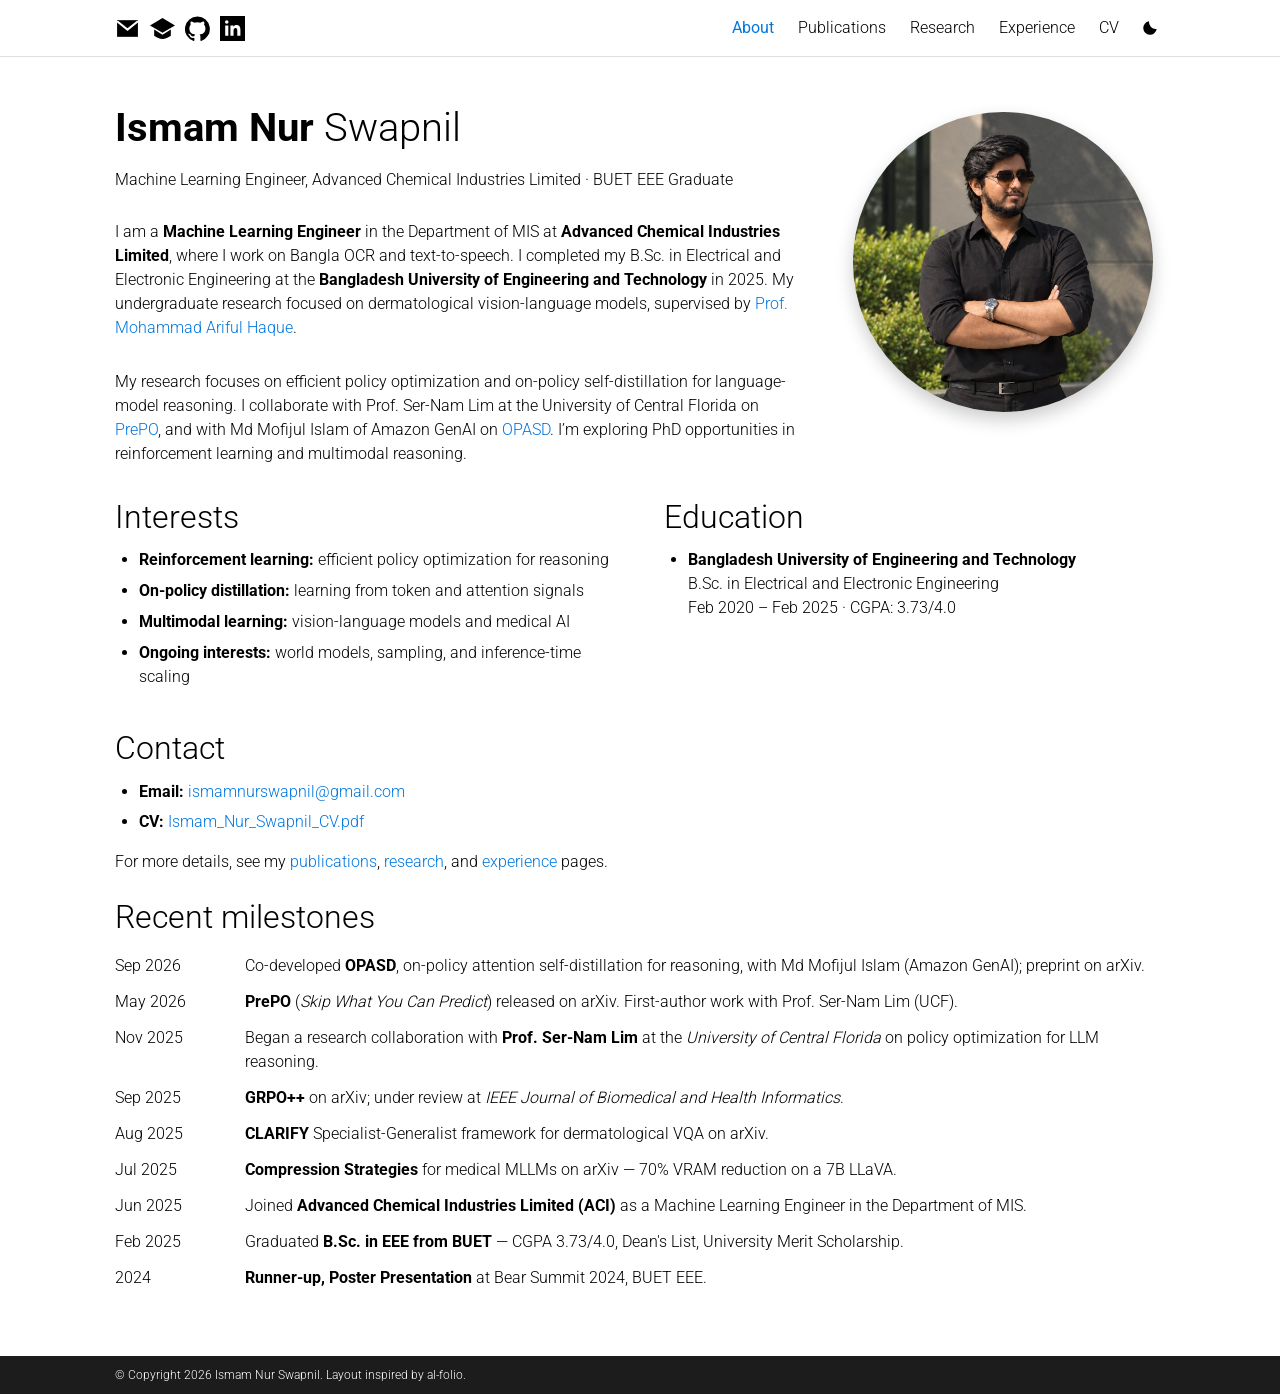
<file: index.html>
<!doctype html>
<html lang="en">
<head>
  <meta charset="utf-8" />
  <meta name="viewport" content="width=device-width, initial-scale=1" />
  <meta name="theme-color" content="#ffffff" />
  <title>Ismam Nur Swapnil</title>
  <meta name="description" content="Ismam Nur Swapnil — machine learning engineer and researcher. Reinforcement learning, efficient reasoning, and multimodal learning." />
  <link rel="stylesheet" href="assets/css/style.css?v=20261007-portrait" />
</head>
<body>
  <a class="skip-link" href="#main">Skip to content</a>
  <header class="site-header">
    <nav class="nav container" aria-label="Main navigation">
      <div class="social-links"><a href="mailto:ismamnurswapnil@gmail.com" aria-label="Email" title="Email"><svg viewBox="0 0 24 24" aria-hidden="true"><path d="M2 4h20v16H2z"/><path d="m2 5 10 8L22 5" fill="none" stroke="var(--background)" stroke-width="2"/></svg></a><a href="https://scholar.google.com/citations?user=LI4qsPMAAAAJ&amp;hl=en" aria-label="Google Scholar" title="Google Scholar" target="_blank" rel="noopener"><svg viewBox="0 0 24 24" aria-hidden="true"><path d="m12 2 12 7-12 7L0 9zM4 13v6c5 4 11 4 16 0v-6l-8 5z"/></svg></a><a href="https://github.com/SwapniL-afk-now" aria-label="GitHub" title="GitHub" target="_blank" rel="noopener"><svg viewBox="0 0 24 24" aria-hidden="true"><path d="M12 .5a12 12 0 0 0-3.8 23.4c.6.1.8-.3.8-.6v-2.3c-3.4.7-4.1-1.4-4.1-1.4-.5-1.3-1.3-1.7-1.3-1.7-1.1-.8.1-.8.1-.8 1.2.1 1.8 1.2 1.8 1.2 1.1 1.8 2.8 1.3 3.5 1 .1-.8.4-1.3.8-1.6-2.7-.3-5.6-1.4-5.6-6a4.7 4.7 0 0 1 1.3-3.2c-.1-.3-.6-1.6.1-3.3 0 0 1-.3 3.3 1.2a11.4 11.4 0 0 1 6 0c2.3-1.5 3.3-1.2 3.3-1.2.7 1.7.2 3 .1 3.3a4.7 4.7 0 0 1 1.3 3.2c0 4.6-2.9 5.7-5.6 6 .5.4.8 1.1.8 2.2v3.4c0 .3.2.7.8.6A12 12 0 0 0 12 .5z"/></svg></a><a href="https://www.linkedin.com/in/ismam-nur-swapnil-186755316/" aria-label="LinkedIn" title="LinkedIn" target="_blank" rel="noopener"><svg viewBox="0 0 24 24" aria-hidden="true"><path d="M0 0h24v24H0z"/><path d="M5 9h3v10H5zm1.5-5a1.7 1.7 0 1 0 0 3.4 1.7 1.7 0 0 0 0-3.4M10 9h3v1.3c.8-1.2 1.8-1.6 3-1.6 2.5 0 3.6 1.5 3.6 4.5V19h-3v-5.2c0-1.5-.4-2.4-1.6-2.4-1.3 0-2 1-2 2.5V19h-3z" fill="var(--background)"/></svg></a></div>
      <details class="nav-menu" open>
        <summary aria-label="Navigation menu"><span aria-hidden="true">☰</span></summary>
        <div class="nav-links"><a href="./" aria-current="page">About</a><a href="publications/">Publications</a><a href="research/">Research</a><a href="experience/">Experience</a><a href="assets/files/CV.pdf" target="_blank" rel="noopener">CV</a></div>
      </details>
      <button class="theme-toggle" type="button" aria-label="Switch to dark theme" aria-pressed="false" title="Change theme"><svg viewBox="0 0 24 24" aria-hidden="true"><path d="M20.9 13.3A9 9 0 0 1 10.7 3.1 9 9 0 1 0 20.9 13.3z"/></svg></button>
    </nav>
  </header>
  <main id="main" class="container page">
    <article id="about" class="about">
        <img class="portrait" src="assets/img/profile.png" alt="Ismam Nur Swapnil" width="300" height="300" />
      <header class="profile-heading">
        <h1><strong>Ismam Nur</strong> Swapnil</h1>
        <p class="subtitle">Machine Learning Engineer, Advanced Chemical Industries Limited · BUET EEE Graduate</p>
      </header>
      <div class="bio">
        <p>I am a <strong>Machine Learning Engineer</strong> in the Department of MIS at <strong>Advanced Chemical Industries Limited</strong>, where I work on Bangla OCR and text-to-speech. I completed my B.Sc. in Electrical and Electronic Engineering at the <strong>Bangladesh University of Engineering and Technology</strong> in 2025. My undergraduate research focused on dermatological vision-language models, supervised by <a href="https://scholar.google.com/citations?user=DJUPchAAAAAJ&amp;hl=en">Prof. Mohammad Ariful Haque</a>.</p>
        <p>My research focuses on efficient policy optimization and on-policy self-distillation for language-model reasoning. I collaborate with Prof. Ser-Nam Lim at the University of Central Florida on <a href="publications/#pub-prepo">PrePO</a>, and with Md Mofijul Islam of Amazon GenAI on <a href="publications/#pub-opasd">OPASD</a>. I’m exploring PhD opportunities in reinforcement learning and multimodal reasoning.</p>
      </div>
      <div class="about-columns">
        <section aria-labelledby="interests-title"><h2 id="interests-title">Interests</h2><ul><li><strong>Reinforcement learning:</strong> efficient policy optimization for reasoning</li>
          <li><strong>On-policy distillation:</strong> learning from token and attention signals</li>
          <li><strong>Multimodal learning:</strong> vision-language models and medical AI</li>
          <li><strong>Ongoing interests:</strong> world models, sampling, and inference-time scaling</li></ul></section>
        <section aria-labelledby="education-title"><h2 id="education-title">Education</h2><ul><li><strong>Bangladesh University of Engineering and Technology</strong><br>B.Sc. in Electrical and Electronic Engineering<br>Feb 2020 – Feb 2025 · CGPA: 3.73/4.0</li></ul></section>
      </div>
      <section id="contact" class="home-contact" aria-labelledby="contact-title">
        <h2 id="contact-title">Contact</h2>
        <ul><li><strong>Email:</strong> <a href="mailto:ismamnurswapnil@gmail.com">ismamnurswapnil@gmail.com</a></li><li><strong>CV:</strong> <a href="assets/files/CV.pdf" target="_blank" rel="noopener">Ismam_Nur_Swapnil_CV.pdf</a></li></ul>
        <p>For more details, see my <a href="publications/">publications</a>, <a href="research/">research</a>, and <a href="experience/">experience</a> pages.</p>
      </section>
      <section id="timeline" class="news" aria-labelledby="milestones-title"><h2 id="milestones-title">Recent milestones</h2><div id="timelineEl"></div></section>
    </article>
  </main>
  <footer class="site-footer"><div class="container">© Copyright <span id="year"></span> Ismam Nur Swapnil. Layout inspired by <a href="https://github.com/alshedivat/al-folio" target="_blank" rel="noopener">al-folio</a>.</div></footer>
  <script src="assets/js/main.js?v=20261007"></script>
</body>
</html>
</file>
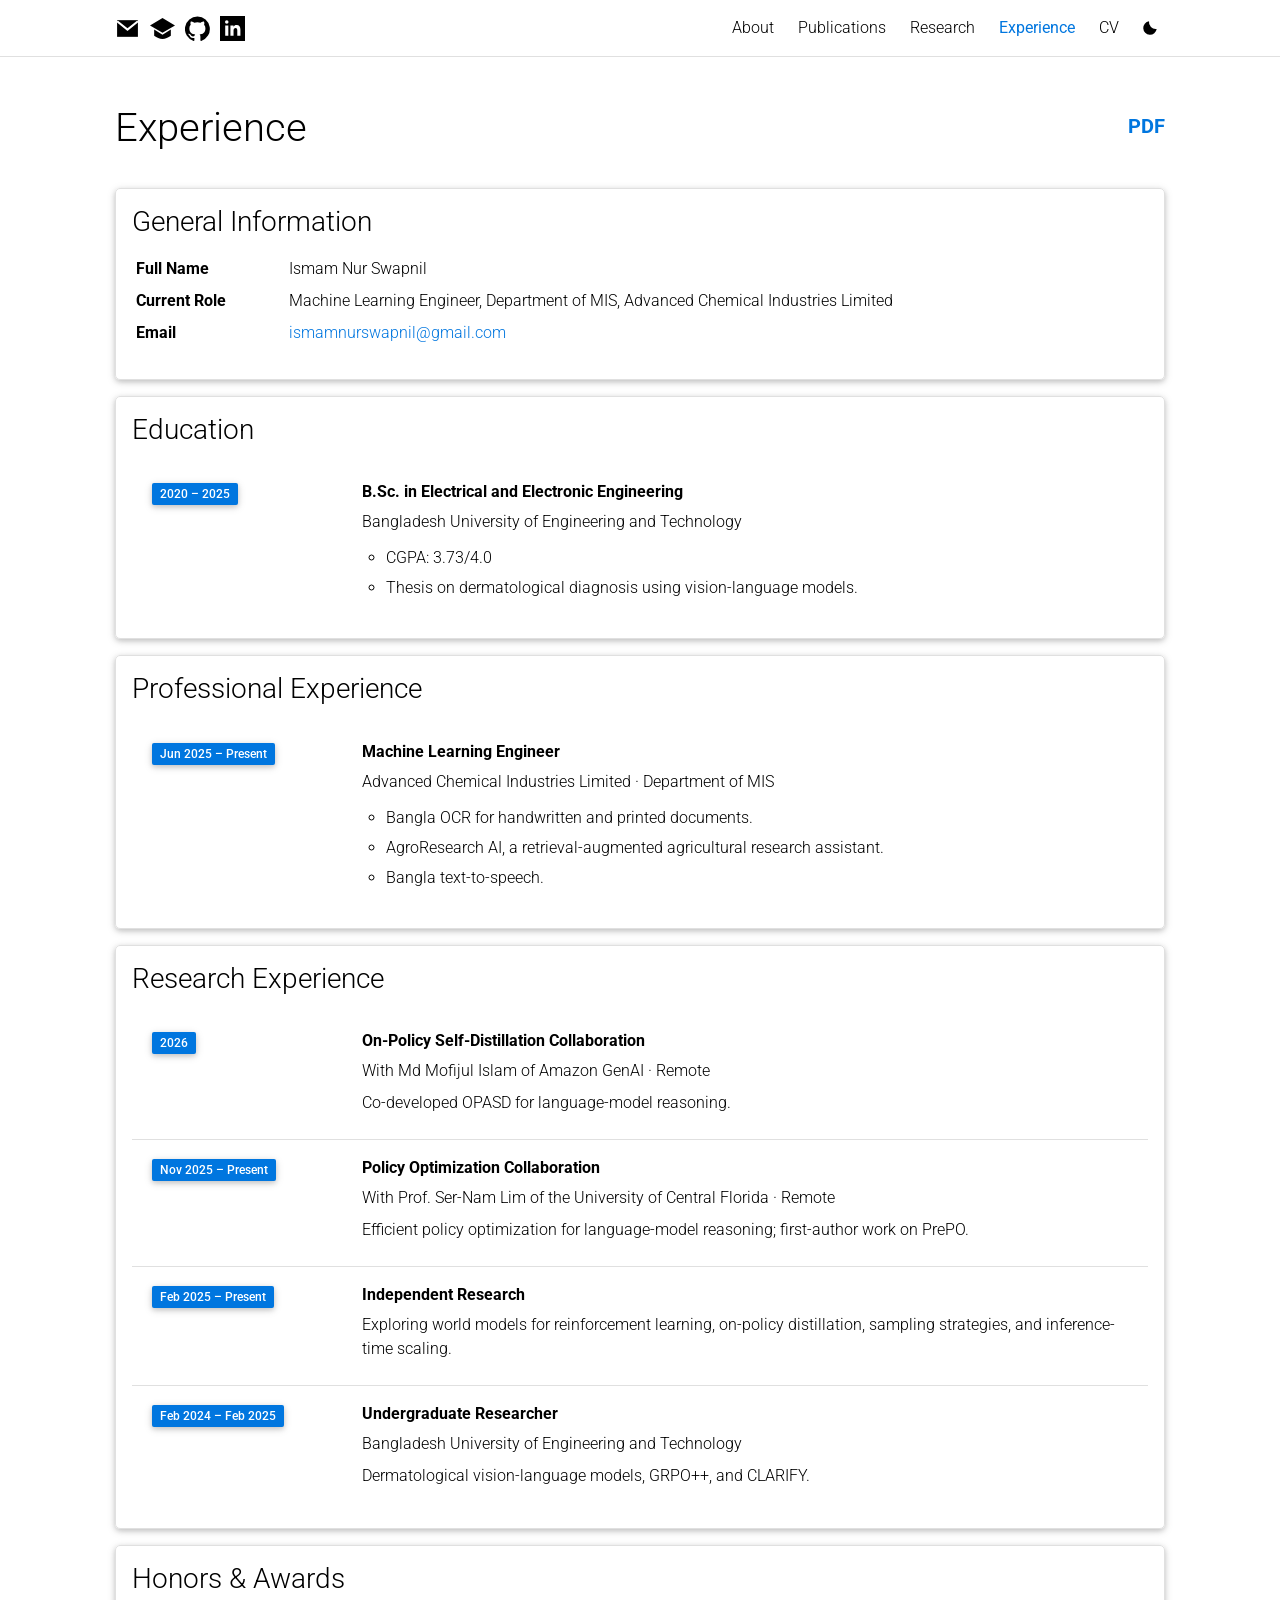
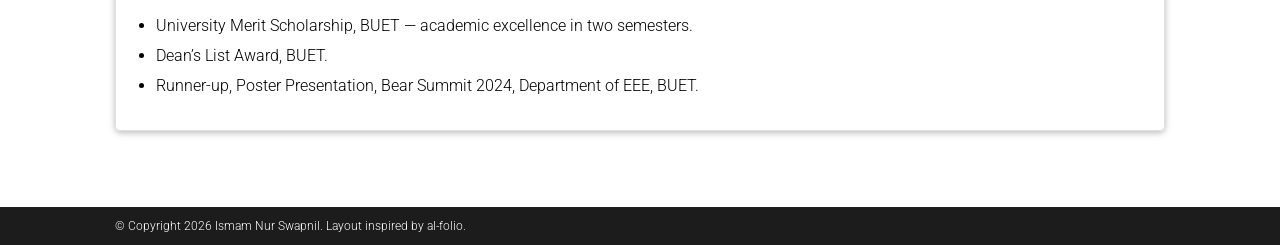
<file: experience/index.html>
<!doctype html>
<html lang="en">
<head>
  <meta charset="utf-8" />
  <meta name="viewport" content="width=device-width, initial-scale=1" />
  <meta name="theme-color" content="#ffffff" />
  <title>Experience — Ismam Nur Swapnil</title>
  <meta name="description" content="Ismam Nur Swapnil — machine learning engineer and researcher. Reinforcement learning, efficient reasoning, and multimodal learning." />
  <link rel="stylesheet" href="../assets/css/style.css?v=20261007-portrait" />
</head>
<body>
  <a class="skip-link" href="#main">Skip to content</a>
  <header class="site-header">
    <nav class="nav container" aria-label="Main navigation">
      <div class="social-links"><a href="mailto:ismamnurswapnil@gmail.com" aria-label="Email" title="Email"><svg viewBox="0 0 24 24" aria-hidden="true"><path d="M2 4h20v16H2z"/><path d="m2 5 10 8L22 5" fill="none" stroke="var(--background)" stroke-width="2"/></svg></a><a href="https://scholar.google.com/citations?user=LI4qsPMAAAAJ&amp;hl=en" aria-label="Google Scholar" title="Google Scholar" target="_blank" rel="noopener"><svg viewBox="0 0 24 24" aria-hidden="true"><path d="m12 2 12 7-12 7L0 9zM4 13v6c5 4 11 4 16 0v-6l-8 5z"/></svg></a><a href="https://github.com/SwapniL-afk-now" aria-label="GitHub" title="GitHub" target="_blank" rel="noopener"><svg viewBox="0 0 24 24" aria-hidden="true"><path d="M12 .5a12 12 0 0 0-3.8 23.4c.6.1.8-.3.8-.6v-2.3c-3.4.7-4.1-1.4-4.1-1.4-.5-1.3-1.3-1.7-1.3-1.7-1.1-.8.1-.8.1-.8 1.2.1 1.8 1.2 1.8 1.2 1.1 1.8 2.8 1.3 3.5 1 .1-.8.4-1.3.8-1.6-2.7-.3-5.6-1.4-5.6-6a4.7 4.7 0 0 1 1.3-3.2c-.1-.3-.6-1.6.1-3.3 0 0 1-.3 3.3 1.2a11.4 11.4 0 0 1 6 0c2.3-1.5 3.3-1.2 3.3-1.2.7 1.7.2 3 .1 3.3a4.7 4.7 0 0 1 1.3 3.2c0 4.6-2.9 5.7-5.6 6 .5.4.8 1.1.8 2.2v3.4c0 .3.2.7.8.6A12 12 0 0 0 12 .5z"/></svg></a><a href="https://www.linkedin.com/in/ismam-nur-swapnil-186755316/" aria-label="LinkedIn" title="LinkedIn" target="_blank" rel="noopener"><svg viewBox="0 0 24 24" aria-hidden="true"><path d="M0 0h24v24H0z"/><path d="M5 9h3v10H5zm1.5-5a1.7 1.7 0 1 0 0 3.4 1.7 1.7 0 0 0 0-3.4M10 9h3v1.3c.8-1.2 1.8-1.6 3-1.6 2.5 0 3.6 1.5 3.6 4.5V19h-3v-5.2c0-1.5-.4-2.4-1.6-2.4-1.3 0-2 1-2 2.5V19h-3z" fill="var(--background)"/></svg></a></div>
      <details class="nav-menu" open>
        <summary aria-label="Navigation menu"><span aria-hidden="true">☰</span></summary>
        <div class="nav-links"><a href=".././">About</a><a href="../publications/">Publications</a><a href="../research/">Research</a><a href="../experience/" aria-current="page">Experience</a><a href="../assets/files/CV.pdf" target="_blank" rel="noopener">CV</a></div>
      </details>
      <button class="theme-toggle" type="button" aria-label="Switch to dark theme" aria-pressed="false" title="Change theme"><svg viewBox="0 0 24 24" aria-hidden="true"><path d="M20.9 13.3A9 9 0 0 1 10.7 3.1 9 9 0 1 0 20.9 13.3z"/></svg></button>
    </nav>
  </header>
  <main id="main" class="container page">
    <article id="experience">
      <header class="page-heading"><h1>Experience <a class="cv-download" href="../assets/files/CV.pdf" target="_blank" rel="noopener" aria-label="Download academic CV">PDF</a></h1></header>
      <section class="cv-card"><h2>General Information</h2><dl class="information"><dt>Full Name</dt><dd>Ismam Nur Swapnil</dd><dt>Current Role</dt><dd>Machine Learning Engineer, Department of MIS, Advanced Chemical Industries Limited</dd><dt>Email</dt><dd><a href="mailto:ismamnurswapnil@gmail.com">ismamnurswapnil@gmail.com</a></dd></dl></section>
      <section class="cv-card"><h2>Education</h2><div class="cv-entry"><p class="cv-date">2020 – 2025</p><div><h3>B.Sc. in Electrical and Electronic Engineering</h3><p>Bangladesh University of Engineering and Technology</p><ul><li>CGPA: 3.73/4.0</li><li>Thesis on dermatological diagnosis using vision-language models.</li></ul></div></div></section>
      <section class="cv-card"><h2>Professional Experience</h2><div class="cv-entry"><p class="cv-date">Jun 2025 – Present</p><div><h3>Machine Learning Engineer</h3><p>Advanced Chemical Industries Limited · Department of MIS</p><ul><li>Bangla OCR for handwritten and printed documents.</li><li>AgroResearch AI, a retrieval-augmented agricultural research assistant.</li><li>Bangla text-to-speech.</li></ul></div></div></section>
      <section class="cv-card"><h2>Research Experience</h2>
        <div class="cv-entry"><p class="cv-date">2026</p><div><h3>On-Policy Self-Distillation Collaboration</h3><p>With Md Mofijul Islam of Amazon GenAI · Remote</p><p>Co-developed OPASD for language-model reasoning.</p></div></div>
        <div class="cv-entry"><p class="cv-date">Nov 2025 – Present</p><div><h3>Policy Optimization Collaboration</h3><p>With Prof. Ser-Nam Lim of the University of Central Florida · Remote</p><p>Efficient policy optimization for language-model reasoning; first-author work on PrePO.</p></div></div>
        <div class="cv-entry"><p class="cv-date">Feb 2025 – Present</p><div><h3>Independent Research</h3><p>Exploring world models for reinforcement learning, on-policy distillation, sampling strategies, and inference-time scaling.</p></div></div>
        <div class="cv-entry"><p class="cv-date">Feb 2024 – Feb 2025</p><div><h3>Undergraduate Researcher</h3><p>Bangladesh University of Engineering and Technology</p><p>Dermatological vision-language models, GRPO++, and CLARIFY.</p></div></div>
      </section>
      <section class="cv-card"><h2>Honors &amp; Awards</h2><ul><li>University Merit Scholarship, BUET — academic excellence in two semesters.</li><li>Dean’s List Award, BUET.</li><li>Runner-up, Poster Presentation, Bear Summit 2024, Department of EEE, BUET.</li></ul></section>
    </article>
  </main>
  <footer class="site-footer"><div class="container">© Copyright <span id="year"></span> Ismam Nur Swapnil. Layout inspired by <a href="https://github.com/alshedivat/al-folio" target="_blank" rel="noopener">al-folio</a>.</div></footer>
  <script src="../assets/js/main.js?v=20261007"></script>
</body>
</html>
</file>
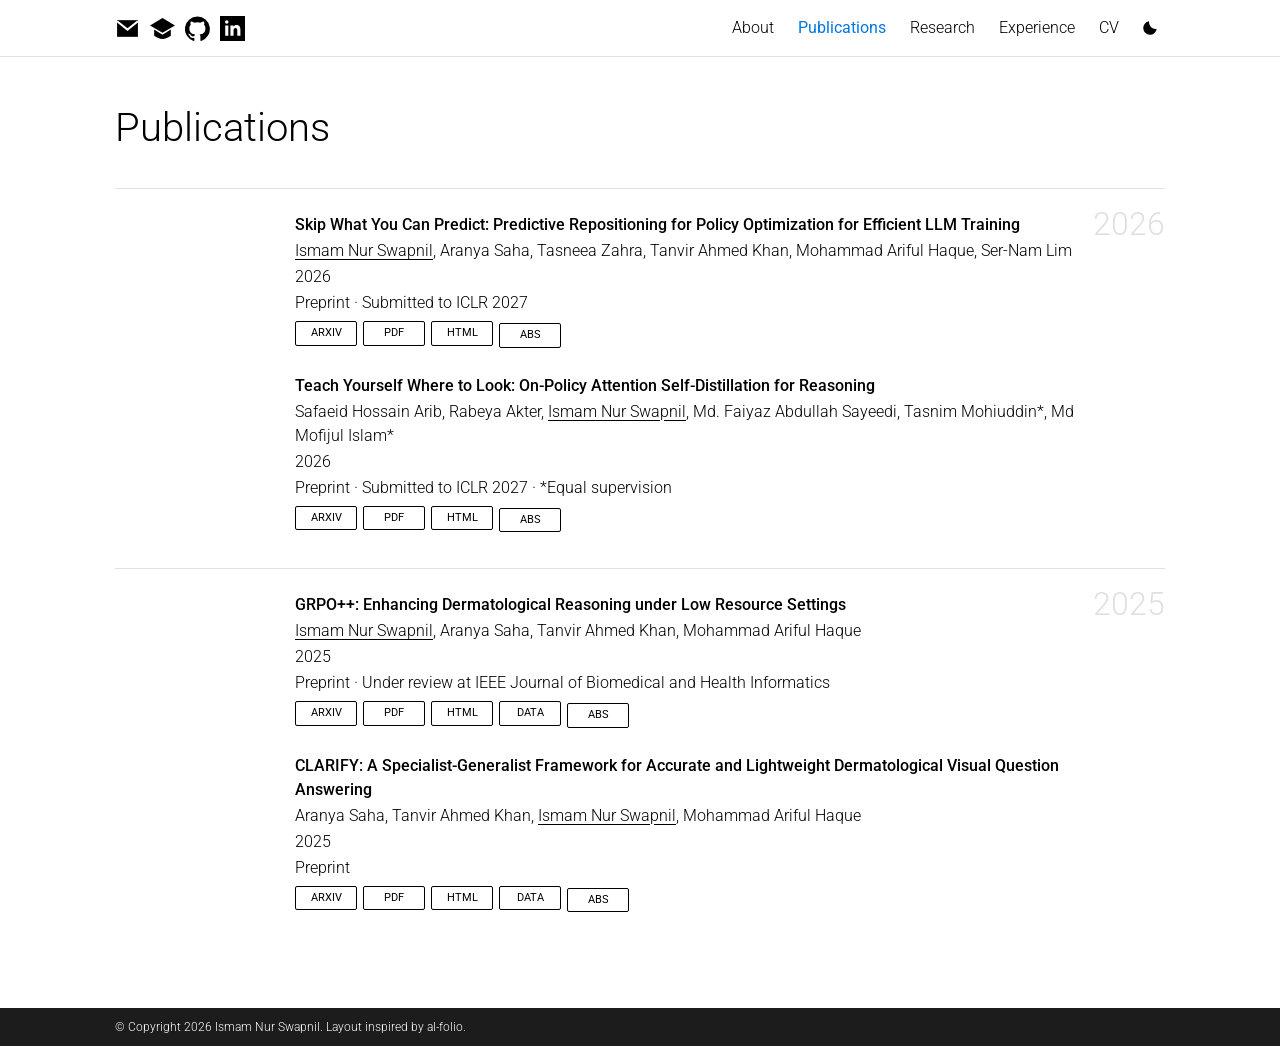
<file: publications/index.html>
<!doctype html>
<html lang="en">
<head>
  <meta charset="utf-8" />
  <meta name="viewport" content="width=device-width, initial-scale=1" />
  <meta name="theme-color" content="#ffffff" />
  <title>Publications — Ismam Nur Swapnil</title>
  <meta name="description" content="Ismam Nur Swapnil — machine learning engineer and researcher. Reinforcement learning, efficient reasoning, and multimodal learning." />
  <link rel="stylesheet" href="../assets/css/style.css?v=20261007-portrait" />
</head>
<body>
  <a class="skip-link" href="#main">Skip to content</a>
  <header class="site-header">
    <nav class="nav container" aria-label="Main navigation">
      <div class="social-links"><a href="mailto:ismamnurswapnil@gmail.com" aria-label="Email" title="Email"><svg viewBox="0 0 24 24" aria-hidden="true"><path d="M2 4h20v16H2z"/><path d="m2 5 10 8L22 5" fill="none" stroke="var(--background)" stroke-width="2"/></svg></a><a href="https://scholar.google.com/citations?user=LI4qsPMAAAAJ&amp;hl=en" aria-label="Google Scholar" title="Google Scholar" target="_blank" rel="noopener"><svg viewBox="0 0 24 24" aria-hidden="true"><path d="m12 2 12 7-12 7L0 9zM4 13v6c5 4 11 4 16 0v-6l-8 5z"/></svg></a><a href="https://github.com/SwapniL-afk-now" aria-label="GitHub" title="GitHub" target="_blank" rel="noopener"><svg viewBox="0 0 24 24" aria-hidden="true"><path d="M12 .5a12 12 0 0 0-3.8 23.4c.6.1.8-.3.8-.6v-2.3c-3.4.7-4.1-1.4-4.1-1.4-.5-1.3-1.3-1.7-1.3-1.7-1.1-.8.1-.8.1-.8 1.2.1 1.8 1.2 1.8 1.2 1.1 1.8 2.8 1.3 3.5 1 .1-.8.4-1.3.8-1.6-2.7-.3-5.6-1.4-5.6-6a4.7 4.7 0 0 1 1.3-3.2c-.1-.3-.6-1.6.1-3.3 0 0 1-.3 3.3 1.2a11.4 11.4 0 0 1 6 0c2.3-1.5 3.3-1.2 3.3-1.2.7 1.7.2 3 .1 3.3a4.7 4.7 0 0 1 1.3 3.2c0 4.6-2.9 5.7-5.6 6 .5.4.8 1.1.8 2.2v3.4c0 .3.2.7.8.6A12 12 0 0 0 12 .5z"/></svg></a><a href="https://www.linkedin.com/in/ismam-nur-swapnil-186755316/" aria-label="LinkedIn" title="LinkedIn" target="_blank" rel="noopener"><svg viewBox="0 0 24 24" aria-hidden="true"><path d="M0 0h24v24H0z"/><path d="M5 9h3v10H5zm1.5-5a1.7 1.7 0 1 0 0 3.4 1.7 1.7 0 0 0 0-3.4M10 9h3v1.3c.8-1.2 1.8-1.6 3-1.6 2.5 0 3.6 1.5 3.6 4.5V19h-3v-5.2c0-1.5-.4-2.4-1.6-2.4-1.3 0-2 1-2 2.5V19h-3z" fill="var(--background)"/></svg></a></div>
      <details class="nav-menu" open>
        <summary aria-label="Navigation menu"><span aria-hidden="true">☰</span></summary>
        <div class="nav-links"><a href=".././">About</a><a href="../publications/" aria-current="page">Publications</a><a href="../research/">Research</a><a href="../experience/">Experience</a><a href="../assets/files/CV.pdf" target="_blank" rel="noopener">CV</a></div>
      </details>
      <button class="theme-toggle" type="button" aria-label="Switch to dark theme" aria-pressed="false" title="Change theme"><svg viewBox="0 0 24 24" aria-hidden="true"><path d="M20.9 13.3A9 9 0 0 1 10.7 3.1 9 9 0 1 0 20.9 13.3z"/></svg></button>
    </nav>
  </header>
  <main id="main" class="container page">
    <article id="publications">
      <header class="page-heading"><h1>Publications</h1></header>
      <div id="pubList" class="publications"></div>
    </article>
  </main>
  <footer class="site-footer"><div class="container">© Copyright <span id="year"></span> Ismam Nur Swapnil. Layout inspired by <a href="https://github.com/alshedivat/al-folio" target="_blank" rel="noopener">al-folio</a>.</div></footer>
  <script src="../assets/js/main.js?v=20261007"></script>
</body>
</html>
</file>
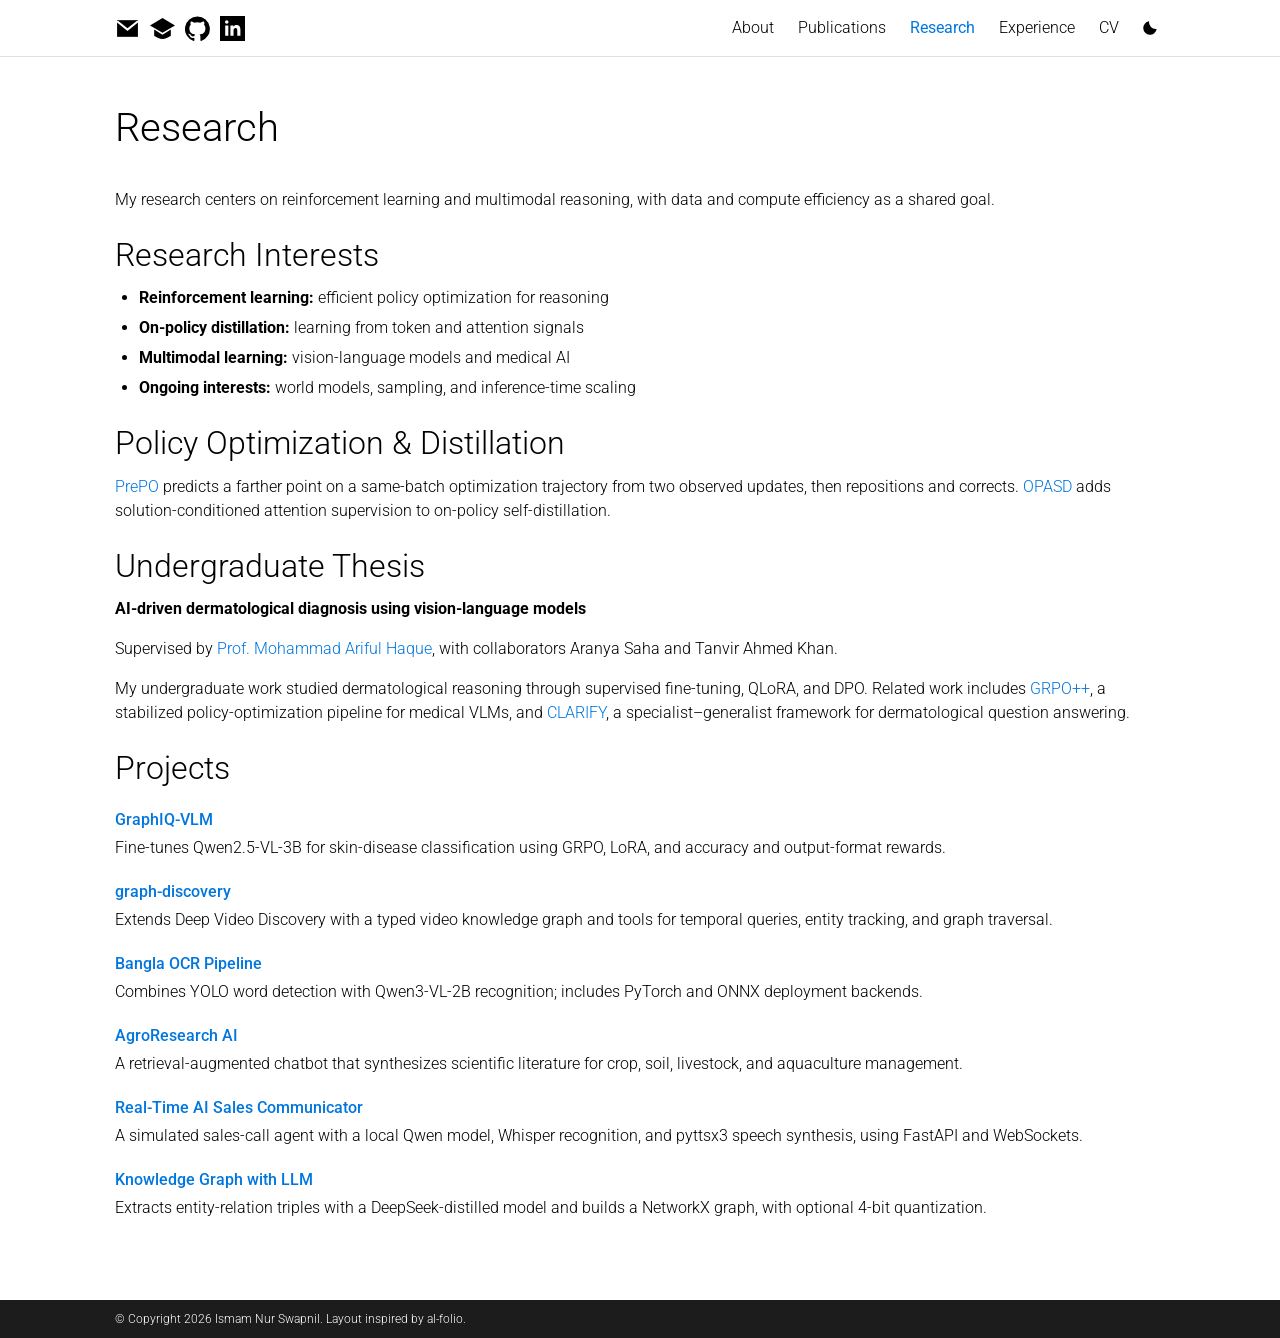
<file: research/index.html>
<!doctype html>
<html lang="en">
<head>
  <meta charset="utf-8" />
  <meta name="viewport" content="width=device-width, initial-scale=1" />
  <meta name="theme-color" content="#ffffff" />
  <title>Research — Ismam Nur Swapnil</title>
  <meta name="description" content="Ismam Nur Swapnil — machine learning engineer and researcher. Reinforcement learning, efficient reasoning, and multimodal learning." />
  <link rel="stylesheet" href="../assets/css/style.css?v=20261007-portrait" />
</head>
<body>
  <a class="skip-link" href="#main">Skip to content</a>
  <header class="site-header">
    <nav class="nav container" aria-label="Main navigation">
      <div class="social-links"><a href="mailto:ismamnurswapnil@gmail.com" aria-label="Email" title="Email"><svg viewBox="0 0 24 24" aria-hidden="true"><path d="M2 4h20v16H2z"/><path d="m2 5 10 8L22 5" fill="none" stroke="var(--background)" stroke-width="2"/></svg></a><a href="https://scholar.google.com/citations?user=LI4qsPMAAAAJ&amp;hl=en" aria-label="Google Scholar" title="Google Scholar" target="_blank" rel="noopener"><svg viewBox="0 0 24 24" aria-hidden="true"><path d="m12 2 12 7-12 7L0 9zM4 13v6c5 4 11 4 16 0v-6l-8 5z"/></svg></a><a href="https://github.com/SwapniL-afk-now" aria-label="GitHub" title="GitHub" target="_blank" rel="noopener"><svg viewBox="0 0 24 24" aria-hidden="true"><path d="M12 .5a12 12 0 0 0-3.8 23.4c.6.1.8-.3.8-.6v-2.3c-3.4.7-4.1-1.4-4.1-1.4-.5-1.3-1.3-1.7-1.3-1.7-1.1-.8.1-.8.1-.8 1.2.1 1.8 1.2 1.8 1.2 1.1 1.8 2.8 1.3 3.5 1 .1-.8.4-1.3.8-1.6-2.7-.3-5.6-1.4-5.6-6a4.7 4.7 0 0 1 1.3-3.2c-.1-.3-.6-1.6.1-3.3 0 0 1-.3 3.3 1.2a11.4 11.4 0 0 1 6 0c2.3-1.5 3.3-1.2 3.3-1.2.7 1.7.2 3 .1 3.3a4.7 4.7 0 0 1 1.3 3.2c0 4.6-2.9 5.7-5.6 6 .5.4.8 1.1.8 2.2v3.4c0 .3.2.7.8.6A12 12 0 0 0 12 .5z"/></svg></a><a href="https://www.linkedin.com/in/ismam-nur-swapnil-186755316/" aria-label="LinkedIn" title="LinkedIn" target="_blank" rel="noopener"><svg viewBox="0 0 24 24" aria-hidden="true"><path d="M0 0h24v24H0z"/><path d="M5 9h3v10H5zm1.5-5a1.7 1.7 0 1 0 0 3.4 1.7 1.7 0 0 0 0-3.4M10 9h3v1.3c.8-1.2 1.8-1.6 3-1.6 2.5 0 3.6 1.5 3.6 4.5V19h-3v-5.2c0-1.5-.4-2.4-1.6-2.4-1.3 0-2 1-2 2.5V19h-3z" fill="var(--background)"/></svg></a></div>
      <details class="nav-menu" open>
        <summary aria-label="Navigation menu"><span aria-hidden="true">☰</span></summary>
        <div class="nav-links"><a href=".././">About</a><a href="../publications/">Publications</a><a href="../research/" aria-current="page">Research</a><a href="../experience/">Experience</a><a href="../assets/files/CV.pdf" target="_blank" rel="noopener">CV</a></div>
      </details>
      <button class="theme-toggle" type="button" aria-label="Switch to dark theme" aria-pressed="false" title="Change theme"><svg viewBox="0 0 24 24" aria-hidden="true"><path d="M20.9 13.3A9 9 0 0 1 10.7 3.1 9 9 0 1 0 20.9 13.3z"/></svg></button>
    </nav>
  </header>
  <main id="main" class="container page">
    <article id="research">
      <header class="page-heading"><h1>Research</h1></header>
      <p>My research centers on reinforcement learning and multimodal reasoning, with data and compute efficiency as a shared goal.</p>
      <section><h2>Research Interests</h2><ul><li><strong>Reinforcement learning:</strong> efficient policy optimization for reasoning</li>
          <li><strong>On-policy distillation:</strong> learning from token and attention signals</li>
          <li><strong>Multimodal learning:</strong> vision-language models and medical AI</li>
          <li><strong>Ongoing interests:</strong> world models, sampling, and inference-time scaling</li></ul></section>
      <section><h2>Policy Optimization &amp; Distillation</h2>
        <p><a href="../publications/#pub-prepo">PrePO</a> predicts a farther point on a same-batch optimization trajectory from two observed updates, then repositions and corrects. <a href="../publications/#pub-opasd">OPASD</a> adds solution-conditioned attention supervision to on-policy self-distillation.</p>
      </section>
      <section><h2>Undergraduate Thesis</h2>
        <p><strong>AI-driven dermatological diagnosis using vision-language models</strong></p>
        <p>Supervised by <a href="https://scholar.google.com/citations?user=DJUPchAAAAAJ&amp;hl=en">Prof. Mohammad Ariful Haque</a>, with collaborators Aranya Saha and Tanvir Ahmed Khan.</p>
        <p>My undergraduate work studied dermatological reasoning through supervised fine-tuning, QLoRA, and DPO. Related work includes <a href="../publications/#pub-grpopp">GRPO++</a>, a stabilized policy-optimization pipeline for medical VLMs, and <a href="../publications/#pub-clarify">CLARIFY</a>, a specialist–generalist framework for dermatological question answering.</p>
      </section>
      <section id="projects"><h2>Projects</h2><div id="projectsGrid"></div></section>
    </article>
  </main>
  <footer class="site-footer"><div class="container">© Copyright <span id="year"></span> Ismam Nur Swapnil. Layout inspired by <a href="https://github.com/alshedivat/al-folio" target="_blank" rel="noopener">al-folio</a>.</div></footer>
  <script src="../assets/js/main.js?v=20261007"></script>
</body>
</html>
</file>
<file: assets/css/style.css>
@font-face {
  font-family: Roboto;
  src: url('../fonts/Roboto.ttf') format('truetype');
  font-style: normal;
  font-weight: 100 900;
  font-display: swap;
}
:root { color-scheme: light; --background: #fff; --text: #000; --link: #0076df; --line: #e0e0e0; --footer: #1c1c1d; --year: #e0e0e0; --shadow: 0 2px 5px #00000029, 0 2px 10px #0000001f; }
:root[data-theme='dark'] { color-scheme: dark; --background: #1c1c1d; --text: #e8e8e8; --link: #74b9ff; --line: #424246; --footer: #121213; --year: #55555b; --shadow: 0 2px 10px #0006; }
*, *::before, *::after { box-sizing: border-box; }
html { scroll-padding-top: 80px; }
body { margin: 0; padding-top: 56px; display: flex; flex-direction: column; min-height: 100vh; background: var(--background); color: var(--text); font: 300 16px/1.5 Roboto, sans-serif; }
a { color: var(--link); text-decoration: none; }
a:hover { text-decoration: underline; }
a:focus-visible, button:focus-visible, summary:focus-visible { outline: 2px solid var(--link); outline-offset: 4px; }
button, summary { -webkit-tap-highlight-color: transparent; }
button { font: inherit; }
img { max-width: 100%; }
h1, h2, h3, p { margin-top: 0; }
h1 { font-size: 40px; font-weight: 300; line-height: 1.2; margin-bottom: 16px; }
h2 { font-size: 32px; font-weight: 300; line-height: 1.2; margin-bottom: 12px; }
h3 { font-size: 16px; font-weight: 500; line-height: 1.5; margin-bottom: 6px; }
p { margin-bottom: 16px; }
strong, b { font-weight: 700; }
ul { padding-left: 24px; margin-top: 0; margin-bottom: 16px; }
li { margin-bottom: 6px; }
.container { width: 100%; max-width: 1080px; padding: 0 15px; margin: 0 auto; }
.skip-link { position: fixed; top: -60px; left: 15px; z-index: 20; padding: 8px 12px; background: var(--background); }
.skip-link:focus { top: 8px; }
.site-header { position: fixed; top: 0; left: 0; right: 0; z-index: 10; background: var(--background); border-bottom: 1px solid var(--line); }
.nav { display: flex; align-items: center; gap: 16px; min-height: 56px; }
.social-links { display: flex; align-items: center; gap: 10px; }
.social-links a { display: inline-flex; color: var(--text); }
.social-links svg { width: 25px; height: 25px; fill: currentColor; }
.social-links a:hover { color: var(--link); }
.nav-menu { margin-left: auto; }
.nav-menu > summary { display: none; }
.nav-links { display: flex; align-items: center; gap: 24px; }
.nav-links a { color: var(--text); white-space: nowrap; }
.nav-links a[aria-current='page'] { color: var(--link); font-weight: 400; }
.theme-toggle { border: 0; background: transparent; color: var(--text); padding: 6px; display: inline-flex; cursor: pointer; }
.theme-toggle svg { width: 18px; height: 18px; fill: currentColor; }
.page { flex: 1; padding-top: 48px; padding-bottom: 60px; }
.page-heading { margin-bottom: 36px; }
.portrait { float: right; width: 300px; height: 300px; margin: 8px 12px 24px 48px; border-radius: 50%; object-fit: cover; object-position: center 65%; box-shadow: 0 8px 18px #0003; }
.profile-heading { margin-bottom: 28px; }
.subtitle { margin-bottom: 0; }
.bio p { margin-bottom: 30px; }
.about-columns { clear: both; display: grid; grid-template-columns: 1fr 1fr; gap: 48px; margin-top: 32px; }
.about-columns li { margin-bottom: 7px; }
.home-contact, .news { margin-top: 28px; }
.home-contact a { overflow-wrap: anywhere; }
.news-table { width: 100%; border-collapse: collapse; }
.news-table th { width: 130px; padding: 6px 20px 6px 0; text-align: left; font-weight: 300; white-space: nowrap; vertical-align: top; }
.news-table td { padding: 6px 0; vertical-align: top; }
.publication-year { position: relative; border-top: 1px solid var(--line); padding-top: 24px; margin-bottom: 36px; }
.year-label { position: absolute; right: 0; top: 16px; margin: 0; color: var(--year); font-size: 32px; }
.pub-list { list-style: none; margin: 0 0 0 180px; padding: 0; }
.pub-item { margin: 0 0 26px; padding-right: 90px; }
.pub-title { margin-bottom: 2px; }
.pub-item > p { margin: 0 0 2px; }
.self-author { text-decoration: underline; text-underline-offset: 3px; }
.pub-links { display: flex; flex-wrap: wrap; align-items: start; gap: 6px; margin-top: 6px; }
.pub-link, .pub-abstract summary { display: inline-block; min-width: 62px; padding: 3px 12px; border: 1px solid var(--text); border-radius: 2px; color: var(--text); text-align: center; font-size: 11px; font-weight: 400; line-height: 1.5; text-transform: uppercase; cursor: pointer; }
.pub-link:hover, .pub-abstract summary:hover { color: var(--link); border-color: var(--link); text-decoration: none; }
.pub-abstract { min-width: 62px; }
.pub-abstract summary { list-style: none; }
.pub-abstract summary::-webkit-details-marker { display: none; }
.pub-abstract[open] { width: 100%; }
.pub-abstract[open] summary { border-color: var(--link); color: var(--link); }
.pub-abstract p { margin: 12px 0 0; }
.page > article > section:not(.cv-card):not(.publication-year) { margin-top: 24px; }
.project { margin: 20px 0; }
.project h3 { margin-bottom: 4px; }
.project p { margin-bottom: 0; }
.cv-download { float: right; font-size: 20px; font-weight: 700; margin-top: 10px; }
.cv-card { padding: 16px; margin: 0 0 16px; border: 1px solid var(--line); border-radius: 5px; box-shadow: var(--shadow); }
.cv-card h2 { font-size: 28px; margin-bottom: 18px; }
.information { display: grid; grid-template-columns: 145px minmax(0, 1fr); gap: 8px; margin: 0 4px 18px; }
.information dt { font-weight: 700; }
.information dd { margin: 0; overflow-wrap: anywhere; }
.cv-entry { display: grid; grid-template-columns: 180px minmax(0, 1fr); gap: 30px; padding: 16px 20px; }
.cv-entry + .cv-entry { border-top: 1px solid var(--line); }
.cv-date { align-self: start; width: fit-content; margin: 3px 0 0; padding: 2px 8px; background: var(--link); color: var(--background); box-shadow: var(--shadow); border-radius: 2px; font-size: 12px; font-weight: 500; }
.cv-entry h3 { font-weight: 700; }
.cv-entry p { margin-bottom: 8px; }
.cv-entry ul { margin: 12px 0 0; list-style: circle; }
.site-footer { padding: 10px 0; background: var(--footer); color: #fff; font-size: 12px; }
.site-footer a { color: inherit; }
@media (max-width: 1100px) { .container { max-width: 960px; } }
@media (max-width: 991px) {
  .container { max-width: 720px; }
  .portrait { width: 240px; height: 240px; margin-left: 30px; margin-right: 0; }
  .nav-links { gap: 18px; }
  .about-columns { gap: 30px; }
  .pub-list { margin-left: 110px; }
  .cv-entry { grid-template-columns: 150px minmax(0, 1fr); gap: 20px; }
}
@media (max-width: 767px) {
  .container { max-width: 540px; }
  .nav-links { gap: 12px; font-size: 14px; }
  .social-links { gap: 8px; }
  .social-links svg { width: 22px; height: 22px; }
  .nav { gap: 10px; }
  .portrait { width: 180px; height: 180px; margin-left: 24px; }
  .about-columns { grid-template-columns: 1fr; gap: 16px; }
  .pub-list { margin-left: 0; }
  .pub-item { padding-right: 60px; }
  .cv-entry { padding: 16px 0; grid-template-columns: 120px minmax(0, 1fr); gap: 12px; }
}
@media (max-width: 575px) {
  .page { padding-top: 32px; padding-bottom: 40px; }
  h1 { font-size: 36px; }
  .nav-menu > summary { display: block; cursor: pointer; font-size: 24px; padding: 3px 8px; list-style: none; }
  .nav-menu > summary::-webkit-details-marker { display: none; }
  .nav-menu[open] .nav-links { position: absolute; top: 56px; left: 0; right: 0; padding: 16px; background: var(--background); border-bottom: 1px solid var(--line); flex-direction: column; align-items: start; font-size: 16px; gap: 12px; }
  .portrait { float: none; display: block; width: 220px; height: 220px; margin: 0 auto 28px; }
  .profile-heading { margin-bottom: 24px; }
  .bio p { margin-bottom: 24px; }
  .year-label { position: static; margin-bottom: 20px; }
  .pub-item { padding-right: 0; }
  .news-table th { width: 90px; padding-right: 12px; font-size: 14px; }
  .information { grid-template-columns: 1fr; gap: 4px; }
  .information dd { margin-bottom: 8px; }
  .cv-entry { grid-template-columns: 1fr; gap: 10px; }
}
</file>
